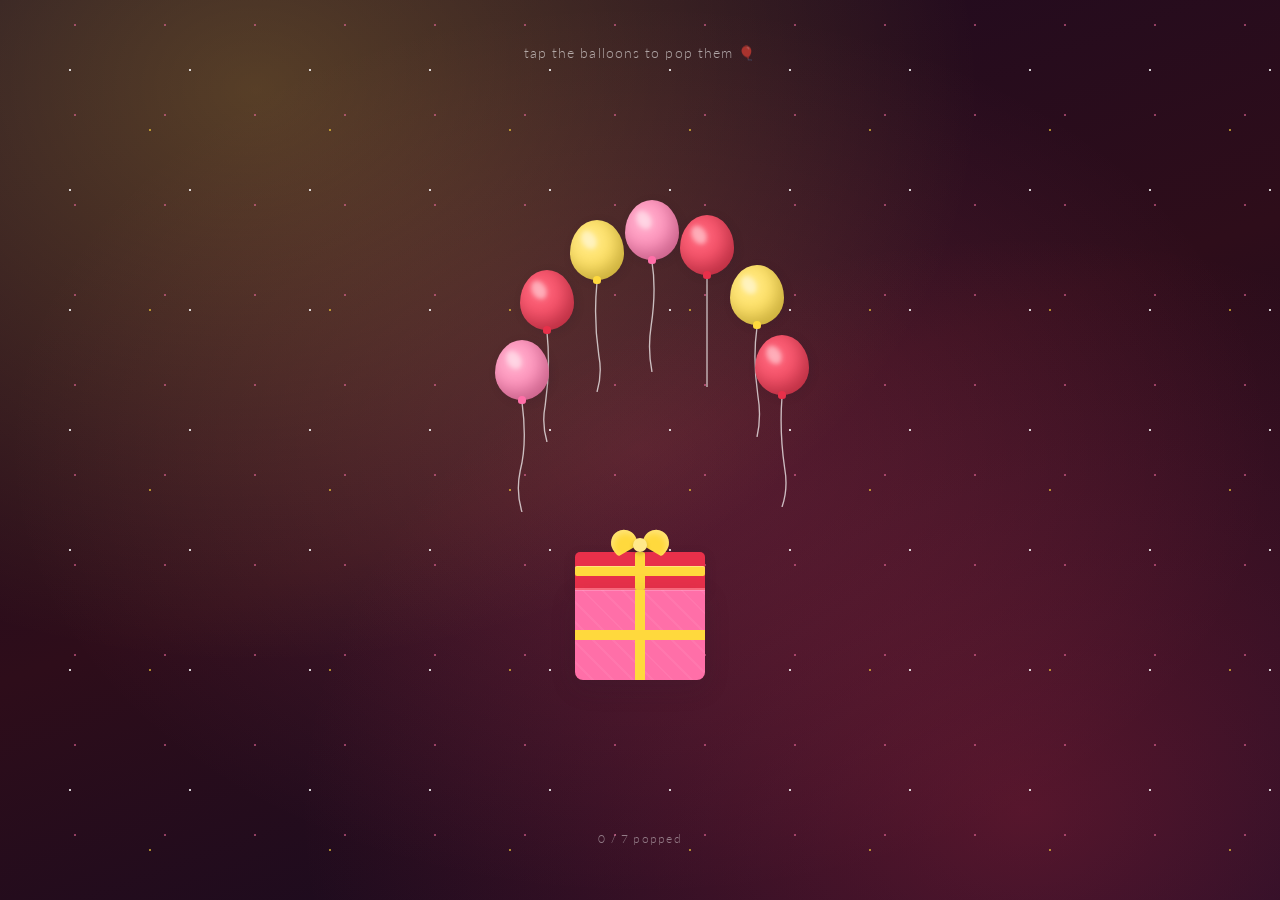
<file: index.html>
<!DOCTYPE html>
<html lang="en">
<head>
  <meta charset="UTF-8" />
  <meta name="viewport" content="width=device-width, initial-scale=1.0, user-scalable=no" />
  <title>Happy Birthday 🎂</title>
  <link rel="stylesheet" href="css/style.css" />
  <link rel="preconnect" href="https://fonts.googleapis.com">
  <link href="https://fonts.googleapis.com/css2?family=Playfair+Display:wght@700;900&family=Lato:wght@300;400&display=swap" rel="stylesheet">
</head>
<body>

  <!-- AUDIO -->
  <audio id="bgMusic" loop preload="auto">
    <!-- 🎵 REPLACE src WITH YOUR AUDIO FILE PATH e.g. audio/birthday.mp3 -->
    <source src="audio/music.mp3" type="audio/mpeg" />
  </audio>

  <!-- CONFETTI CANVAS -->
  <canvas id="confettiCanvas"></canvas>

  <!-- INTRO PAGE -->
  <div id="introPage" class="page active">

    <div class="sparkle-bg"></div>

    <div class="hint-text" id="hintText">tap the balloons to pop them 🎈</div>

    <div class="scene" id="scene">

      <!-- BALLOONS (7) -->
      <div class="balloon-group" id="balloonGroup">

        <div class="balloon-wrapper" id="bw0" style="--i:0">
          <div class="balloon" id="b0" data-index="0" onclick="popBalloon(0)">
            <div class="balloon-inner"></div>
            <div class="balloon-shine"></div>
            <div class="balloon-knot"></div>
          </div>
          <svg class="string" viewBox="0 0 20 120" preserveAspectRatio="none">
            <path d="M10 0 Q14 40 8 80 Q4 100 10 120" stroke="rgba(255,255,255,0.7)" stroke-width="1.5" fill="none"/>
          </svg>
        </div>

        <div class="balloon-wrapper" id="bw1" style="--i:1">
          <div class="balloon" id="b1" data-index="1" onclick="popBalloon(1)">
            <div class="balloon-inner"></div>
            <div class="balloon-shine"></div>
            <div class="balloon-knot"></div>
          </div>
          <svg class="string" viewBox="0 0 20 120" preserveAspectRatio="none">
            <path d="M10 0 Q6 40 12 80 Q16 100 10 120" stroke="rgba(255,255,255,0.7)" stroke-width="1.5" fill="none"/>
          </svg>
        </div>

        <div class="balloon-wrapper" id="bw2" style="--i:2">
          <div class="balloon" id="b2" data-index="2" onclick="popBalloon(2)">
            <div class="balloon-inner"></div>
            <div class="balloon-shine"></div>
            <div class="balloon-knot"></div>
          </div>
          <svg class="string" viewBox="0 0 20 120" preserveAspectRatio="none">
            <path d="M10 0 Q15 30 9 70 Q5 95 10 120" stroke="rgba(255,255,255,0.7)" stroke-width="1.5" fill="none"/>
          </svg>
        </div>

        <div class="balloon-wrapper" id="bw3" style="--i:3">
          <div class="balloon" id="b3" data-index="3" onclick="popBalloon(3)">
            <div class="balloon-inner"></div>
            <div class="balloon-shine"></div>
            <div class="balloon-knot"></div>
          </div>
          <svg class="string" viewBox="0 0 20 120" preserveAspectRatio="none">
            <path d="M10 0 Q10 40 10 80 Q10 100 10 120" stroke="rgba(255,255,255,0.7)" stroke-width="1.5" fill="none"/>
          </svg>
        </div>

        <div class="balloon-wrapper" id="bw4" style="--i:4">
          <div class="balloon" id="b4" data-index="4" onclick="popBalloon(4)">
            <div class="balloon-inner"></div>
            <div class="balloon-shine"></div>
            <div class="balloon-knot"></div>
          </div>
          <svg class="string" viewBox="0 0 20 120" preserveAspectRatio="none">
            <path d="M10 0 Q5 35 11 75 Q15 98 10 120" stroke="rgba(255,255,255,0.7)" stroke-width="1.5" fill="none"/>
          </svg>
        </div>

        <div class="balloon-wrapper" id="bw5" style="--i:5">
          <div class="balloon" id="b5" data-index="5" onclick="popBalloon(5)">
            <div class="balloon-inner"></div>
            <div class="balloon-shine"></div>
            <div class="balloon-knot"></div>
          </div>
          <svg class="string" viewBox="0 0 20 120" preserveAspectRatio="none">
            <path d="M10 0 Q16 45 8 75 Q3 98 10 120" stroke="rgba(255,255,255,0.7)" stroke-width="1.5" fill="none"/>
          </svg>
        </div>

        <div class="balloon-wrapper" id="bw6" style="--i:6">
          <div class="balloon" id="b6" data-index="6" onclick="popBalloon(6)">
            <div class="balloon-inner"></div>
            <div class="balloon-shine"></div>
            <div class="balloon-knot"></div>
          </div>
          <svg class="string" viewBox="0 0 20 120" preserveAspectRatio="none">
            <path d="M10 0 Q7 38 13 78 Q17 100 10 120" stroke="rgba(255,255,255,0.7)" stroke-width="1.5" fill="none"/>
          </svg>
        </div>

      </div><!-- end balloon-group -->

      <!-- GIFT BOX -->
      <div class="gift-box" id="giftBox">
        <div class="string-anchor" id="stringAnchor"></div>
        <div class="gift-lid">
          <div class="gift-lid-face lid-front"></div>
          <div class="gift-lid-face lid-side"></div>
          <div class="gift-ribbon-h"></div>
          <div class="gift-ribbon-v"></div>
          <div class="gift-bow">
            <div class="bow-loop bow-l"></div>
            <div class="bow-loop bow-r"></div>
            <div class="bow-center"></div>
          </div>
        </div>
        <div class="gift-body">
          <div class="gift-body-ribbon-h"></div>
          <div class="gift-body-ribbon-v"></div>
        </div>
      </div>

    </div><!-- end scene -->

    <!-- POP COUNTER -->
    <div class="pop-counter" id="popCounter">
      <span id="poppedCount">0</span> / 7 popped
    </div>

  </div><!-- end introPage -->

  <!-- TRANSITION OVERLAY -->
  <div id="transitionOverlay"></div>

  <script src="js/confetti.js"></script>
  <script src="js/balloons.js"></script>
  <script src="js/music.js"></script>
</body>
</html>
</file>
<file: css/style.css>
/* =========================================
   BIRTHDAY CARD — MAIN STYLES
   Color theme: Red, Yellow, Pink
   ========================================= */

:root {
  --red:     #E8304A;
  --red-lt:  #FF6B80;
  --yellow:  #FFD93D;
  --yellow-lt:#FFE98A;
  --pink:    #FF6FA8;
  --pink-lt: #FFB3CE;
  --cream:   #FFF8F0;
  --dark:    #2A1B2E;
  --shadow:  rgba(42,27,46,0.18);

  --font-display: 'Playfair Display', serif;
  --font-body:    'Lato', sans-serif;
}

* {
  margin: 0;
  padding: 0;
  box-sizing: border-box;
  -webkit-tap-highlight-color: transparent;
  touch-action: manipulation;
}

html, body {
  width: 100%;
  height: 100%;
  overflow: hidden;
  background: var(--dark);
}

/* ---- CONFETTI CANVAS ---- */
#confettiCanvas {
  position: fixed;
  inset: 0;
  pointer-events: none;
  z-index: 9999;
}

/* ---- PAGES ---- */
.page {
  position: fixed;
  inset: 0;
  display: flex;
  flex-direction: column;
  align-items: center;
  justify-content: center;
  opacity: 0;
  pointer-events: none;
  transition: opacity 0.6s ease;
}
.page.active {
  opacity: 1;
  pointer-events: all;
}

/* ---- SPARKLE BG (intro) ---- */
.sparkle-bg {
  position: absolute;
  inset: 0;
  background:
    radial-gradient(ellipse at 20% 10%, rgba(255,217,61,0.25) 0%, transparent 50%),
    radial-gradient(ellipse at 80% 90%, rgba(232,48,74,0.3) 0%, transparent 50%),
    radial-gradient(ellipse at 50% 50%, rgba(255,111,168,0.15) 0%, transparent 70%),
    linear-gradient(160deg, #1a0a22 0%, #2e0d1a 50%, #0f0a22 100%);
  z-index: 0;
}
.sparkle-bg::before {
  content: '';
  position: absolute;
  inset: 0;
  background-image:
    radial-gradient(circle, rgba(255,255,255,0.8) 1px, transparent 1px),
    radial-gradient(circle, rgba(255,217,61,0.6) 1px, transparent 1px),
    radial-gradient(circle, rgba(255,111,168,0.5) 1px, transparent 1px);
  background-size: 120px 120px, 180px 180px, 90px 90px;
  background-position: 10px 10px, 60px 40px, 30px 70px;
  animation: twinkle 4s ease-in-out infinite alternate;
}
@keyframes twinkle {
  0%   { opacity: 0.4; }
  100% { opacity: 1; }
}

/* ---- HINT TEXT ---- */
.hint-text {
  position: absolute;
  top: 5%;
  left: 50%;
  transform: translateX(-50%);
  font-family: var(--font-body);
  font-weight: 300;
  font-size: 0.85rem;
  letter-spacing: 0.08em;
  color: rgba(255,255,255,0.6);
  z-index: 10;
  animation: fadeInDown 1s ease 1.5s both;
  white-space: nowrap;
}
@keyframes fadeInDown {
  from { opacity: 0; transform: translateX(-50%) translateY(-10px); }
  to   { opacity: 1; transform: translateX(-50%) translateY(0); }
}

/* ---- SCENE ---- */
.scene {
  position: relative;
  width: 320px;
  height: 480px;
  display: flex;
  flex-direction: column;
  align-items: center;
  justify-content: flex-end;
  z-index: 5;
}

/* ---- BALLOON GROUP ---- */
.balloon-group {
  position: absolute;
  top: 0;
  left: 50%;
  transform: translateX(-50%);
  width: 320px;
  height: 320px;
  pointer-events: none;
}

/* Balloon positions */
.balloon-wrapper {
  position: absolute;
  display: flex;
  flex-direction: column;
  align-items: center;
  pointer-events: all;
  animation: floatBalloon calc(2.5s + var(--i) * 0.3s) ease-in-out infinite alternate;
}

/* 7 balloon positions arranged in an arc */
.balloon-wrapper:nth-child(1) { left:  40px; top:  60px; }
.balloon-wrapper:nth-child(2) { left:  90px; top:  10px; }
.balloon-wrapper:nth-child(3) { left: 145px; top: -10px; }
.balloon-wrapper:nth-child(4) { left: 200px; top:   5px; }
.balloon-wrapper:nth-child(5) { left: 250px; top:  55px; }
.balloon-wrapper:nth-child(6) { left:  15px; top: 130px; }
.balloon-wrapper:nth-child(7) { left: 275px; top: 125px; }

@keyframes floatBalloon {
  0%   { transform: translateY(0px) rotate(-2deg); }
  100% { transform: translateY(-12px) rotate(2deg); }
}

/* ---- BALLOON SHAPE ---- */
.balloon {
  position: relative;
  width: 54px;
  height: 64px;
  cursor: pointer;
  transition: transform 0.15s ease;
  animation: enterBalloon 0.7s cubic-bezier(0.34,1.56,0.64,1) calc(var(--i) * 0.12s) both;
}
@keyframes enterBalloon {
  from { transform: scale(0); opacity: 0; }
  to   { transform: scale(1); opacity: 1; }
}
.balloon:active { transform: scale(0.9); }

/* Balloon colors — cycling */
.balloon-wrapper:nth-child(1) .balloon-inner { background: radial-gradient(circle at 35% 35%, var(--red-lt), var(--red)); }
.balloon-wrapper:nth-child(2) .balloon-inner { background: radial-gradient(circle at 35% 35%, var(--yellow-lt), var(--yellow)); }
.balloon-wrapper:nth-child(3) .balloon-inner { background: radial-gradient(circle at 35% 35%, var(--pink-lt), var(--pink)); }
.balloon-wrapper:nth-child(4) .balloon-inner { background: radial-gradient(circle at 35% 35%, var(--red-lt), var(--red)); }
.balloon-wrapper:nth-child(5) .balloon-inner { background: radial-gradient(circle at 35% 35%, var(--yellow-lt), var(--yellow)); }
.balloon-wrapper:nth-child(6) .balloon-inner { background: radial-gradient(circle at 35% 35%, var(--pink-lt), var(--pink)); }
.balloon-wrapper:nth-child(7) .balloon-inner { background: radial-gradient(circle at 35% 35%, var(--red-lt), var(--red)); }

.balloon-inner {
  width: 54px;
  height: 60px;
  border-radius: 50% 50% 50% 50% / 55% 55% 45% 45%;
  position: absolute;
  top: 0;
  box-shadow: inset -6px -8px 16px rgba(0,0,0,0.2), 2px 2px 8px var(--shadow);
}

.balloon-shine {
  position: absolute;
  top: 10px;
  left: 12px;
  width: 14px;
  height: 20px;
  background: rgba(255,255,255,0.45);
  border-radius: 50%;
  transform: rotate(-30deg);
  filter: blur(2px);
}

.balloon-knot {
  position: absolute;
  bottom: 0;
  left: 50%;
  transform: translateX(-50%);
  width: 8px;
  height: 8px;
  background: inherit;
  border-radius: 50% 50% 40% 40%;
}
.balloon-wrapper:nth-child(1) .balloon-knot { background: var(--red); }
.balloon-wrapper:nth-child(2) .balloon-knot { background: var(--yellow); }
.balloon-wrapper:nth-child(3) .balloon-knot { background: var(--pink); }
.balloon-wrapper:nth-child(4) .balloon-knot { background: var(--red); }
.balloon-wrapper:nth-child(5) .balloon-knot { background: var(--yellow); }
.balloon-wrapper:nth-child(6) .balloon-knot { background: var(--pink); }
.balloon-wrapper:nth-child(7) .balloon-knot { background: var(--red); }

/* ---- STRING ---- */
.string {
  width: 18px;
  height: 110px;
  margin-top: -2px;
  flex-shrink: 0;
}

/* ---- GIFT BOX ---- */
.gift-box {
  position: relative;
  width: 130px;
  margin-bottom: 10px;
  animation: giftEntrance 0.8s cubic-bezier(0.34,1.56,0.64,1) 0.3s both, giftBob 3s ease-in-out 1.5s infinite alternate;
  z-index: 6;
  cursor: default;
}
@keyframes giftEntrance {
  from { transform: scale(0.5) translateY(30px); opacity: 0; }
  to   { transform: scale(1) translateY(0); opacity: 1; }
}
@keyframes giftBob {
  0%   { transform: translateY(0); }
  100% { transform: translateY(-5px); }
}

.string-anchor {
  position: absolute;
  top: 6px;
  left: 50%;
  transform: translateX(-50%);
  width: 4px;
  height: 4px;
  z-index: 7;
}

.gift-lid {
  position: relative;
  width: 130px;
  height: 38px;
  background: var(--red);
  border-radius: 5px 5px 0 0;
  box-shadow: 0 -2px 0 var(--red-lt) inset, 0 4px 12px var(--shadow);
  overflow: visible;
}
.gift-lid-face { display: none; }

.gift-ribbon-h,
.gift-ribbon-v {
  position: absolute;
  background: var(--yellow);
  border-radius: 2px;
}
.gift-ribbon-h {
  height: 10px;
  width: 100%;
  top: 50%;
  transform: translateY(-50%);
  box-shadow: 0 1px 0 rgba(255,255,255,0.3) inset;
}
.gift-ribbon-v {
  width: 10px;
  height: 100%;
  left: 50%;
  transform: translateX(-50%);
}

.gift-bow {
  position: absolute;
  top: -22px;
  left: 50%;
  transform: translateX(-50%);
  width: 60px;
  height: 36px;
}
.bow-loop {
  position: absolute;
  width: 26px;
  height: 22px;
  background: var(--yellow);
  border-radius: 50% 50% 10% 10% / 60% 60% 40% 40%;
  top: 0;
  box-shadow: inset 0 4px 6px rgba(255,255,255,0.3);
}
.bow-l { left: 0;  transform: rotate(-30deg); }
.bow-r { right: 0; transform: rotate(30deg); }
.bow-center {
  position: absolute;
  width: 14px;
  height: 14px;
  background: var(--yellow-lt);
  border-radius: 50%;
  top: 8px;
  left: 50%;
  transform: translateX(-50%);
  box-shadow: 0 2px 4px rgba(0,0,0,0.2);
}

.gift-body {
  position: relative;
  width: 130px;
  height: 90px;
  background: var(--pink);
  border-radius: 0 0 8px 8px;
  overflow: hidden;
  box-shadow: 0 8px 24px var(--shadow), inset 0 1px 0 rgba(255,255,255,0.2);
}
.gift-body::before {
  content: '';
  position: absolute;
  inset: 0;
  background: repeating-linear-gradient(
    45deg,
    transparent,
    transparent 12px,
    rgba(255,255,255,0.06) 12px,
    rgba(255,255,255,0.06) 14px
  );
}
.gift-body-ribbon-h {
  position: absolute;
  height: 10px;
  width: 100%;
  top: 50%;
  transform: translateY(-50%);
  background: var(--yellow);
}
.gift-body-ribbon-v {
  position: absolute;
  width: 10px;
  height: 100%;
  left: 50%;
  transform: translateX(-50%);
  background: var(--yellow);
}

/* ---- POP COUNTER ---- */
.pop-counter {
  position: absolute;
  bottom: 6%;
  left: 50%;
  transform: translateX(-50%);
  font-family: var(--font-body);
  font-size: 0.78rem;
  font-weight: 300;
  letter-spacing: 0.1em;
  color: rgba(255,255,255,0.45);
  z-index: 10;
  transition: color 0.3s;
}

/* ---- TRANSITION OVERLAY ---- */
#transitionOverlay {
  position: fixed;
  inset: 0;
  background: var(--dark);
  z-index: 10000;
  opacity: 0;
  pointer-events: none;
  transition: opacity 0.5s ease;
}
#transitionOverlay.fade-in  { opacity: 1; pointer-events: all; }
#transitionOverlay.fade-out { opacity: 0; }
</file>
